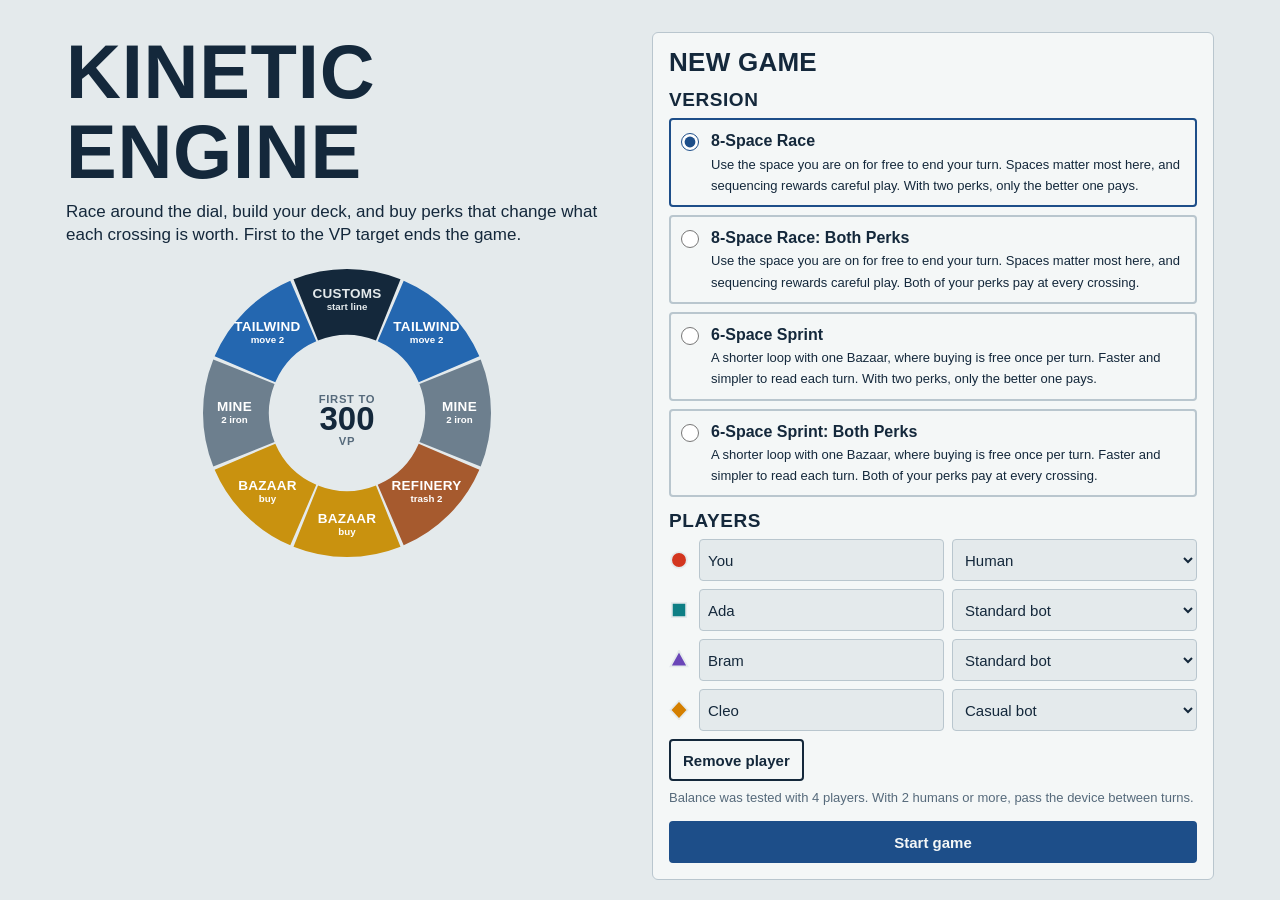
<file: index.html>
<!doctype html>
<html lang="en">
<meta charset="utf-8">
<title>Kinetic Engine</title>
<meta name="viewport" content="width=device-width, initial-scale=1">
<meta http-equiv="refresh" content="0; url=web/">
<link rel="canonical" href="web/">
<p><a href="web/">Play Kinetic Engine</a></p>
</html>
</file>
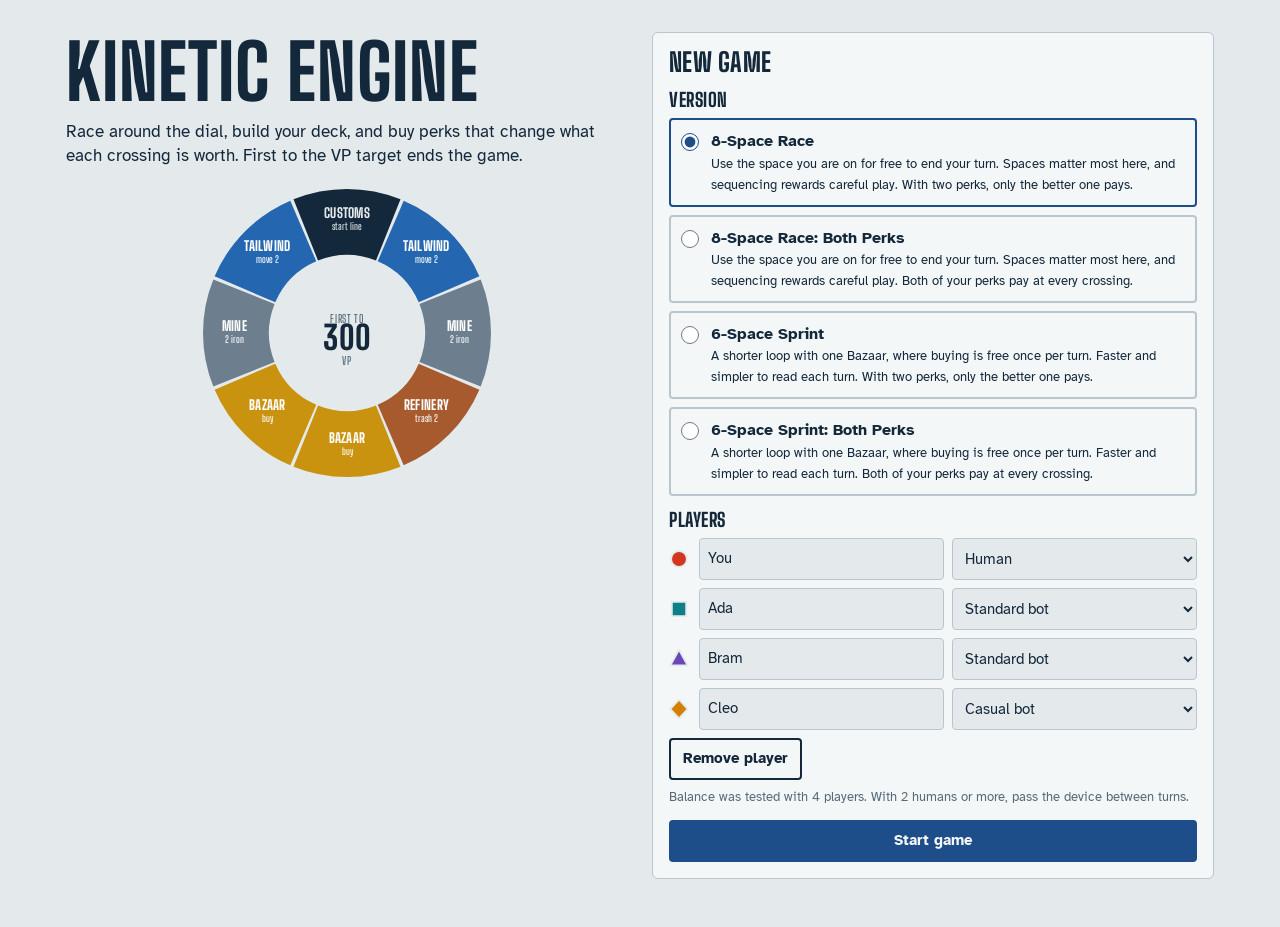
<file: web/index.html>
<!doctype html>
<html lang="en">
<meta charset="utf-8">
<title>Kinetic Engine</title>
<meta name="viewport" content="width=device-width, initial-scale=1, viewport-fit=cover">
<meta name="claude:viewport-fit-sides" content="cover">
<link rel="preconnect" href="https://fonts.googleapis.com">
<link rel="stylesheet" href="https://fonts.googleapis.com/css2?family=Big+Shoulders+Display:wght@600;800&family=Atkinson+Hyperlegible:ital,wght@0,400;0,700;1,400&display=swap">
<link rel="stylesheet" href="style.css">
<main id="app" aria-live="off"></main>
<script src="engine.js"></script>
<script src="versions.js"></script>
<script src="app.js"></script>
</file>
<file: web/style.css>
/* Layout concept: a railway signal box. A round enamel dial is the board; hand and market sit beside it on the desk. */
:root {
  --paper: #e4eaec;
  --desk: #f4f7f7;
  --ink: #14283b;
  --muted: #566a7b;
  --line: #b9c6ce;
  --enamel: #1d4e89;
  --on-enamel: #f4f7f7;
  --signal: #f2b41b;
  --on-signal: #14283b;
  --danger: #b5301c;
  --good: #1a7a55;
  --move: #2467b0;
  --coin: #b98500;
  --act: #b5401f;
  --draw: #16807f;
  --tile-s: #14283b;
  --tile-m: #6d7f8e;
  --tile-r: #a65a2e;
  --tile-b: #c9920f;
  --tile-v: #2467b0;
  --tile-c: #16807f;
  --on-tile: #ffffff;
  --p0: #d3361f;
  --p1: #0e7f85;
  --p2: #6a46b8;
  --p3: #d47f00;
  --display: "Big Shoulders Display", "Arial Narrow", Impact, sans-serif;
  --body: "Atkinson Hyperlegible", Verdana, "Segoe UI", sans-serif;
}
@media (prefers-color-scheme: dark) {
  :root:not([data-theme="light"]) {
    --paper: #0f1d2b; --desk: #182a3c; --ink: #e8eef2; --muted: #a0b2c0; --line: #33495c; --enamel: #3a78c2; --on-enamel: #ffffff;
    --signal: #f2b41b; --on-signal: #14283b; --danger: #ff8a73; --good: #5fd0a4; --move: #6aa9ec; --coin: #e6b534; --act: #f0815c;
    --draw: #4fc4c0; --tile-s: #d9e3ea; --tile-m: #6d7f8e; --tile-r: #a65a2e; --tile-b: #b98500; --tile-v: #2467b0; --tile-c: #16807f;
    --p0: #ff6a50; --p1: #35c2c8; --p2: #a98bf0; --p3: #f2a53a; color-scheme: dark;
  }
}
:root[data-theme="dark"] {
  --paper: #0f1d2b; --desk: #182a3c; --ink: #e8eef2; --muted: #a0b2c0; --line: #33495c; --enamel: #3a78c2; --on-enamel: #ffffff;
  --signal: #f2b41b; --on-signal: #14283b; --danger: #ff8a73; --good: #5fd0a4; --move: #6aa9ec; --coin: #e6b534; --act: #f0815c;
  --draw: #4fc4c0; --tile-s: #d9e3ea; --tile-m: #6d7f8e; --tile-r: #a65a2e; --tile-b: #b98500; --tile-v: #2467b0; --tile-c: #16807f;
  --p0: #ff6a50; --p1: #35c2c8; --p2: #a98bf0; --p3: #f2a53a; color-scheme: dark;
}
* { box-sizing: border-box; }
body {
  background: var(--paper);
  color: var(--ink);
  font-family: var(--body);
  font-size: 15px;
  line-height: 1.4;
}
main {
  max-width: 1180px;
  margin: 0 auto;
  padding-block: 12px 40px;
  padding-left: max(16px, env(safe-area-inset-left, 0px));
  padding-right: max(16px, env(safe-area-inset-right, 0px));
}
h1, h2, h3 { font-family: var(--display); font-weight: 800; letter-spacing: 0.01em; margin: 0; text-wrap: balance; line-height: 1.05; }
h1 { font-size: clamp(44px, 9vw, 76px); text-transform: uppercase; }
h2 { font-size: 26px; text-transform: uppercase; }
h3 { font-size: 19px; text-transform: uppercase; letter-spacing: 0.03em; }
p { margin: 0; }
button, select, input { font: inherit; color: inherit; }
button {
  cursor: pointer;
  border: 2px solid var(--ink);
  background: transparent;
  border-radius: 4px;
  padding: 8px 12px;
  min-height: 42px;
  font-weight: 700;
}
button:hover:not(:disabled) { background: var(--desk); }
button:focus-visible, select:focus-visible, input:focus-visible, summary:focus-visible { outline: 3px solid var(--signal); outline-offset: 2px; }
button:disabled { opacity: 0.45; cursor: not-allowed; border-color: var(--muted); }
button.primary { background: var(--enamel); border-color: var(--enamel); color: var(--on-enamel); }
button.primary:hover:not(:disabled) { background: var(--enamel); filter: brightness(1.12); }
button.signal { background: var(--signal); border-color: var(--signal); color: var(--on-signal); }
button.signal:hover:not(:disabled) { background: var(--signal); filter: brightness(1.06); }
.muted { color: var(--muted); }
.small { font-size: 13px; }
.num { font-variant-numeric: tabular-nums; }
.row { display: flex; flex-wrap: wrap; gap: 8px; align-items: center; }
.between { justify-content: space-between; }

/* setup */
.setup { display: grid; gap: 24px; grid-template-columns: minmax(0, 1fr) minmax(0, 1fr); align-items: start; padding-top: 12px; }
.setup .lead { font-size: 17px; max-width: 34em; margin-top: 8px; }
.panel { background: var(--desk); border: 1px solid var(--line); border-radius: 6px; padding: 16px; display: grid; gap: 14px; min-width: 0; }
.seat-row { display: grid; grid-template-columns: 22px minmax(0, 1fr) minmax(0, 1fr); gap: 8px; align-items: center; }
.seat-row input, .seat-row select { width: 100%; min-height: 42px; padding: 6px 8px; background: var(--paper); border: 1px solid var(--line); border-radius: 4px; }
.version { display: grid; grid-template-columns: 22px minmax(0, 1fr); gap: 8px; padding: 10px; border: 2px solid var(--line); border-radius: 4px; cursor: pointer; align-items: start; }
.version:has(input:checked) { border-color: var(--enamel); }
.version input { margin: 3px 0 0; width: 18px; height: 18px; accent-color: var(--enamel); }
.version strong { font-size: 16px; display: block; }
.dial-small { max-width: 300px; margin: 16px auto 0; }

/* play layout */
.topbar { display: flex; flex-wrap: wrap; gap: 8px 16px; align-items: center; justify-content: space-between; padding-bottom: 10px; border-bottom: 3px solid var(--ink); margin-bottom: 12px; }
.topbar .name { font-family: var(--display); font-weight: 800; font-size: 28px; text-transform: uppercase; line-height: 1; }
.game { display: grid; grid-template-columns: minmax(280px, 400px) minmax(0, 1fr); gap: 16px; align-items: start; }
.col { display: grid; gap: 12px; min-width: 0; }
.dial svg { display: block; width: 100%; height: auto; max-width: 400px; margin: 0 auto; }
.dial text { font-family: var(--display); fill: var(--on-tile); }
.dial .tile-name { font-size: 18px; font-weight: 800; text-transform: uppercase; letter-spacing: 0.02em; }
.dial .tile-sub { font-size: 13px; font-weight: 600; }
.dial .center-a { font-size: 44px; font-weight: 800; fill: var(--ink); }
.dial .center-b { font-size: 15px; font-weight: 600; fill: var(--muted); text-transform: uppercase; letter-spacing: 0.06em; }
.dial .center-c { font-size: 20px; font-weight: 800; fill: var(--ink); }
.dial .here { stroke: var(--signal); stroke-width: 5; }
.dial .aim { stroke: var(--ink); stroke-width: 3; stroke-dasharray: 5 4; }
.pawn { transition: transform 0.12s linear; }
@media (prefers-reduced-motion: reduce) { .pawn { transition: none; } }
.pawn-face { stroke: var(--paper); stroke-width: 2.5; }
.track-arrow { fill: var(--muted); }

/* scoreboard */
.players { display: grid; gap: 6px; }
.player { display: grid; grid-template-columns: 18px minmax(0, 1fr) auto; gap: 2px 8px; padding: 8px 10px; background: var(--desk); border-left: 5px solid transparent; border-radius: 4px; align-items: center; }
.player.current { border-left-color: var(--signal); }
.player .who { font-weight: 700; min-width: 0; overflow-wrap: anywhere; }
.player .vp { font-family: var(--display); font-size: 24px; font-weight: 800; }
.player .bar { grid-column: 1 / -1; height: 6px; background: var(--line); border-radius: 3px; overflow: hidden; }
.player .bar i { display: block; height: 100%; }
.player .meta { grid-column: 1 / -1; font-size: 13px; color: var(--muted); }
.chips { display: flex; flex-wrap: wrap; gap: 4px; grid-column: 1 / -1; }
.chip { font-size: 12px; padding: 1px 7px; border: 1px solid var(--line); border-radius: 10px; }
.chip.on { background: var(--enamel); color: var(--on-enamel); border-color: var(--enamel); }

/* turn desk */
.prompt { background: var(--desk); border: 1px solid var(--line); border-top: 5px solid var(--enamel); border-radius: 4px; padding: 12px; display: grid; gap: 10px; }
.prompt.mine { border-top-color: var(--signal); }
.stats { display: flex; flex-wrap: wrap; gap: 6px 16px; }
.stat b { font-family: var(--display); font-size: 22px; font-weight: 800; margin-right: 3px; }
.hand { display: grid; grid-template-columns: repeat(auto-fill, minmax(112px, 1fr)); gap: 8px; }
.card {
  --c: var(--move);
  display: grid;
  gap: 4px;
  align-content: start;
  text-align: left;
  min-height: 118px;
  padding: 8px 10px 10px;
  background: var(--desk);
  border: 2px solid var(--c);
  border-top-width: 9px;
  border-radius: 6px;
  font-weight: 400;
}
.card:hover:not(:disabled) { background: var(--paper); }
.card.mv { --c: var(--move); }
.card.coin { --c: var(--coin); }
.card.act { --c: var(--act); }
.card.draw { --c: var(--draw); }
.card .cname { font-family: var(--display); font-size: 21px; font-weight: 800; text-transform: uppercase; line-height: 1; }
.card .ctext { font-size: 13px; line-height: 1.25; }
.card .cnote { font-size: 13px; font-weight: 700; color: var(--c); }
.card.picked { background: var(--c); color: var(--desk); }
.card.picked .cnote { color: var(--desk); }
.card:disabled { opacity: 1; border-color: var(--line); border-top-color: var(--c); color: var(--muted); }
.buybar { display: flex; flex-wrap: wrap; gap: 6px; align-items: center; }
.seg { padding: 6px 10px; min-height: 36px; font-size: 13px; }
.seg.on { background: var(--ink); color: var(--paper); }
.seg.on:hover:not(:disabled) { background: var(--ink); }
.market { display: grid; grid-template-columns: repeat(3, minmax(0, 1fr)); gap: 8px; }
@media (max-width: 520px) { .market { grid-template-columns: minmax(0, 1fr); } .market .card { min-height: 0; } }
.price { font-family: var(--display); font-size: 22px; font-weight: 800; }
.perks { display: grid; gap: 6px; }
.perk { display: grid; grid-template-columns: minmax(0, 1fr) auto; gap: 8px; align-items: center; padding: 8px 10px; background: var(--desk); border: 1px solid var(--line); border-radius: 4px; }
.perk strong { font-family: var(--display); font-size: 19px; text-transform: uppercase; }
.perk.owned { border-color: var(--enamel); border-width: 2px; }
.reach { font-size: 13px; }

details.fold { background: var(--desk); border: 1px solid var(--line); border-radius: 4px; padding: 8px 12px; }
details.fold > summary { cursor: pointer; font-weight: 700; min-height: 26px; }
details.fold[open] > summary { margin-bottom: 8px; }
.log { display: grid; gap: 6px; max-height: 280px; overflow-y: auto; font-size: 14px; }
.log p { padding-left: 10px; border-left: 3px solid var(--line); }
.rules { display: grid; gap: 8px; max-width: 65ch; }
.rules ul { margin: 0; padding-left: 18px; display: grid; gap: 4px; }
.deck-list { columns: 2; font-size: 14px; }

/* full-screen hand-offs */
.curtain { min-height: 62vh; display: grid; place-content: center; text-align: center; gap: 14px; justify-items: center; }
.curtain h1 { font-size: clamp(40px, 10vw, 72px); }
.pick { display: grid; gap: 8px; max-width: 620px; margin: 0 auto; }
.pick .perk { cursor: pointer; }
.pick .perk.sel { border: 2px solid var(--enamel); background: var(--paper); }
.result-table { width: 100%; border-collapse: collapse; }
.result-table th, .result-table td { text-align: left; padding: 6px 8px; border-bottom: 1px solid var(--line); font-variant-numeric: tabular-nums; }
.table-wrap { overflow-x: auto; max-width: 100%; }
.toast { color: var(--danger); font-weight: 700; }

@media (max-width: 820px) {
  .setup { grid-template-columns: minmax(0, 1fr); }
  /* phone: track, then what you can do now, then everything else */
  .game { display: flex; flex-direction: column; align-items: stretch; gap: 12px; }
  .hand { grid-template-columns: repeat(auto-fill, minmax(100px, 1fr)); }
  .card { min-height: 104px; padding: 6px 8px 8px; }
  .game > .col { display: contents; }
  .dial { order: 1; }
  .dial svg { max-width: 300px; }
  .prompt { order: 2; }
  .hand { order: 3; }
  .sect-market { order: 4; }
  .sect-perks { order: 5; }
  .players { order: 6; }
  .sect-deck { order: 7; }
  .sect-log { order: 8; }
  .sect-rules { order: 9; }
}
</file>
